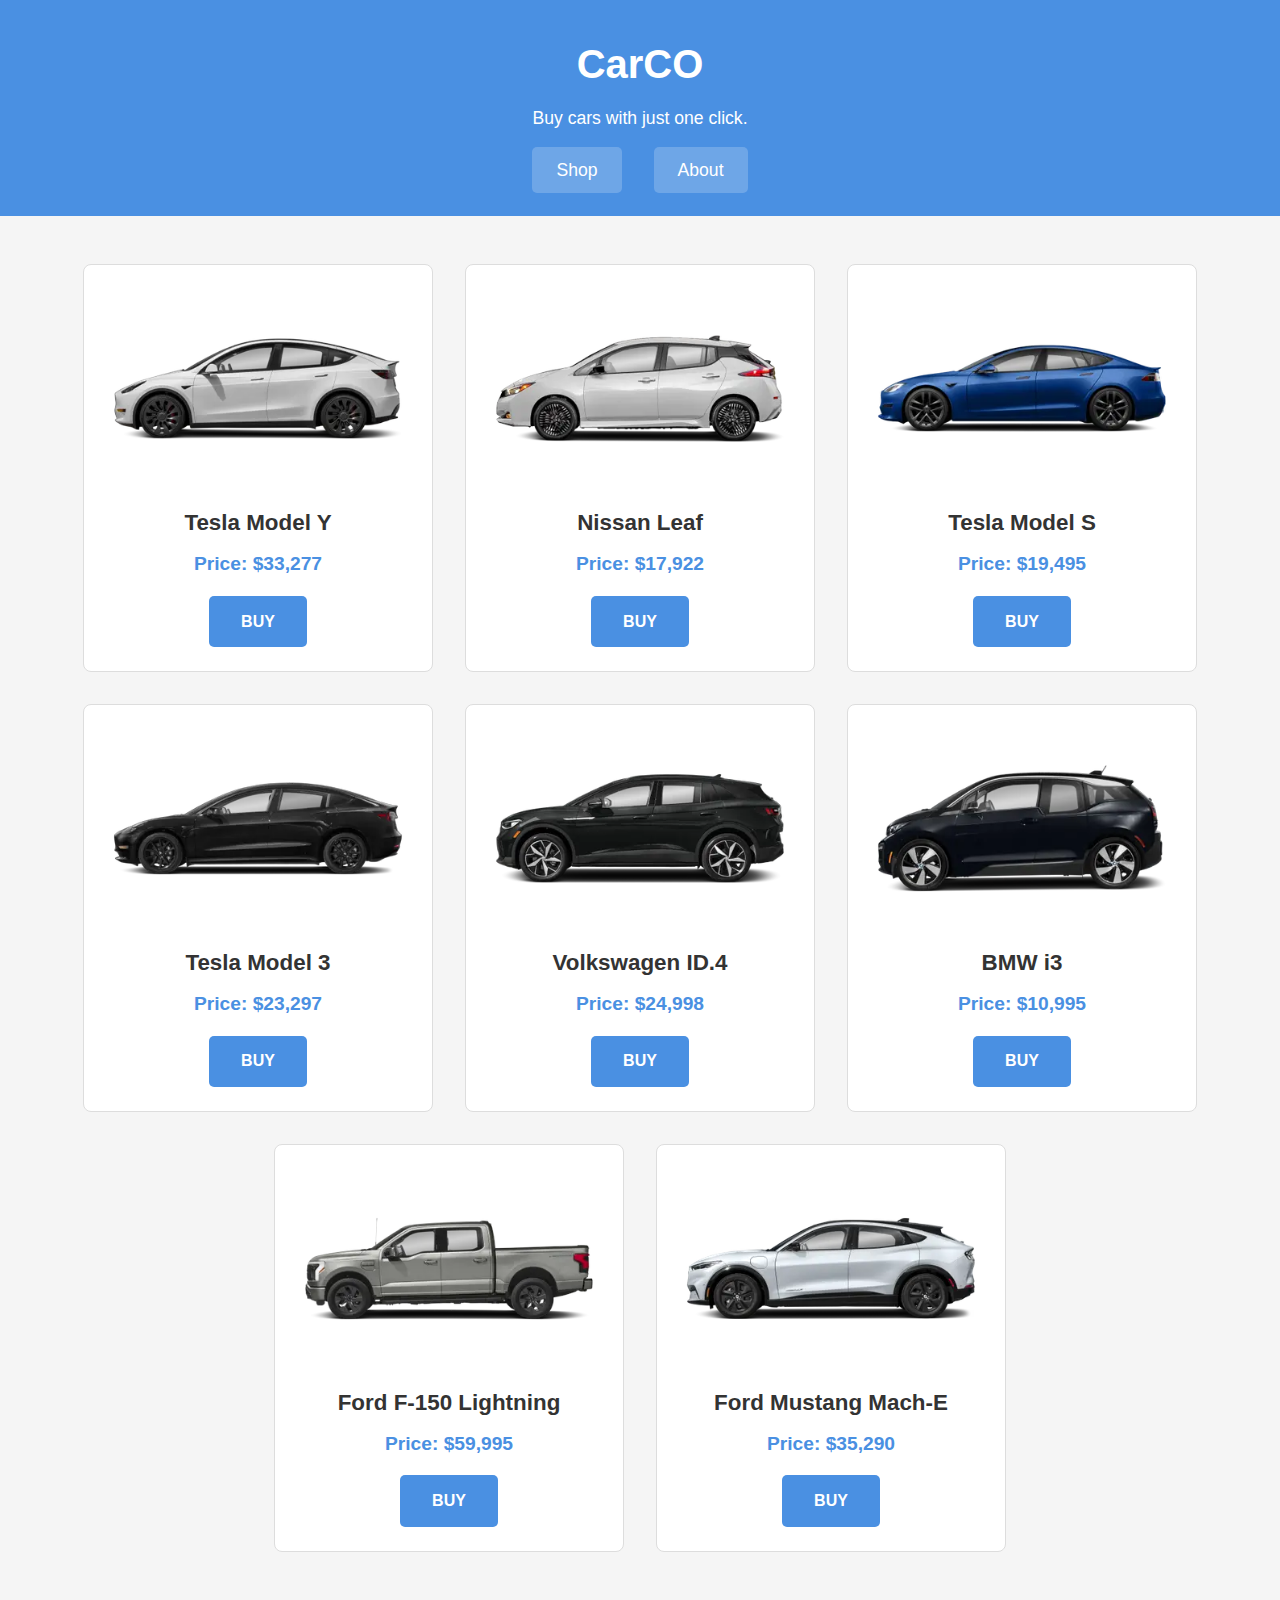
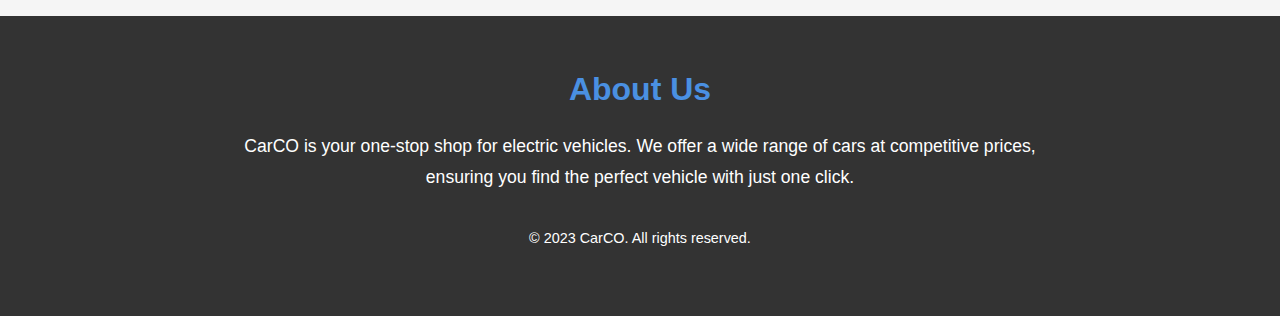
<file: index.html>
<!DOCTYPE html>
<html lang="en">
<head>
    <meta charset="UTF-8">
    <meta name="viewport" content="width=device-width, initial-scale=1.0">
    <link rel="stylesheet" href="style/style.css">
    <title>CarCO</title>
</head>
<body>
    <div id="head">
        <h1>CarCO</h1>
        <p>Buy cars with just one click.</p>
        <nav>
            <ul>
                <li><a href="#content">Shop</a></li>
                <li><a href="#foot">About</a></li>
            </ul>
        </nav>
    </div>
    <div id="content">
        <div>
            <img src="style/images/c1.jpg" alt="Tesla Model Y">
            <h2>Tesla Model Y</h2>
            <p>Price: $33,277</p>
            <a href="checkOut.html">Buy</a>
        </div>
        <div>
            <img src="style/images/c2.jpg" alt="Nissan Leaf">
            <h2>Nissan Leaf</h2>
            <p>Price: $17,922</p>
            <a href="checkOut.html">Buy</a>
        </div>
        <div>
            <img src="style/images/c3.jpg" alt="Tesla Model S">
            <h2>Tesla Model S</h2>
            <p>Price: $19,495</p>
            <a href="checkOut.html">Buy</a>
        </div>
        <div>
            <img src="style/images/c4.jpg" alt="Tesla Model 3">
            <h2>Tesla Model 3</h2>
            <p>Price: $23,297</p>
            <a href="checkOut.html">Buy</a>
        </div>
        <div>
            <img src="style/images/c5.jpg" alt="Volkswagen ID.4">
            <h2>Volkswagen ID.4</h2>
            <p>Price: $24,998</p>
            <a href="checkOut.html">Buy</a>
        </div>
        <div>
            <img src="style/images/c6.jpg" alt="BMW i3">
            <h2>BMW i3</h2>
            <p>Price: $10,995</p>
            <a href="checkOut.html">Buy</a>
        </div>
        <div>
            <img src="style/images/c7.jpg" alt="Ford F-150 Lightning">
            <h2>Ford F-150 Lightning</h2>
            <p>Price: $59,995</p>
            <a href="checkOut.html">Buy</a>
        </div>
        <div>
            <img src="style/images/c8.jpg" alt="Ford Mustang Mach-E">
            <h2>Ford Mustang Mach-E</h2>
            <p>Price: $35,290</p>
            <a href="checkOut.html">Buy</a>
        </div>
    </div>
    <div id="foot">
        <h2>About Us</h2>
        <p>CarCO is your one-stop shop for electric vehicles. We offer a wide range of cars at competitive prices, ensuring you find the perfect vehicle with just one click.</p>
        <p>&copy; 2023 CarCO. All rights reserved.</p>
    </div>
</body>
</html>
</file>
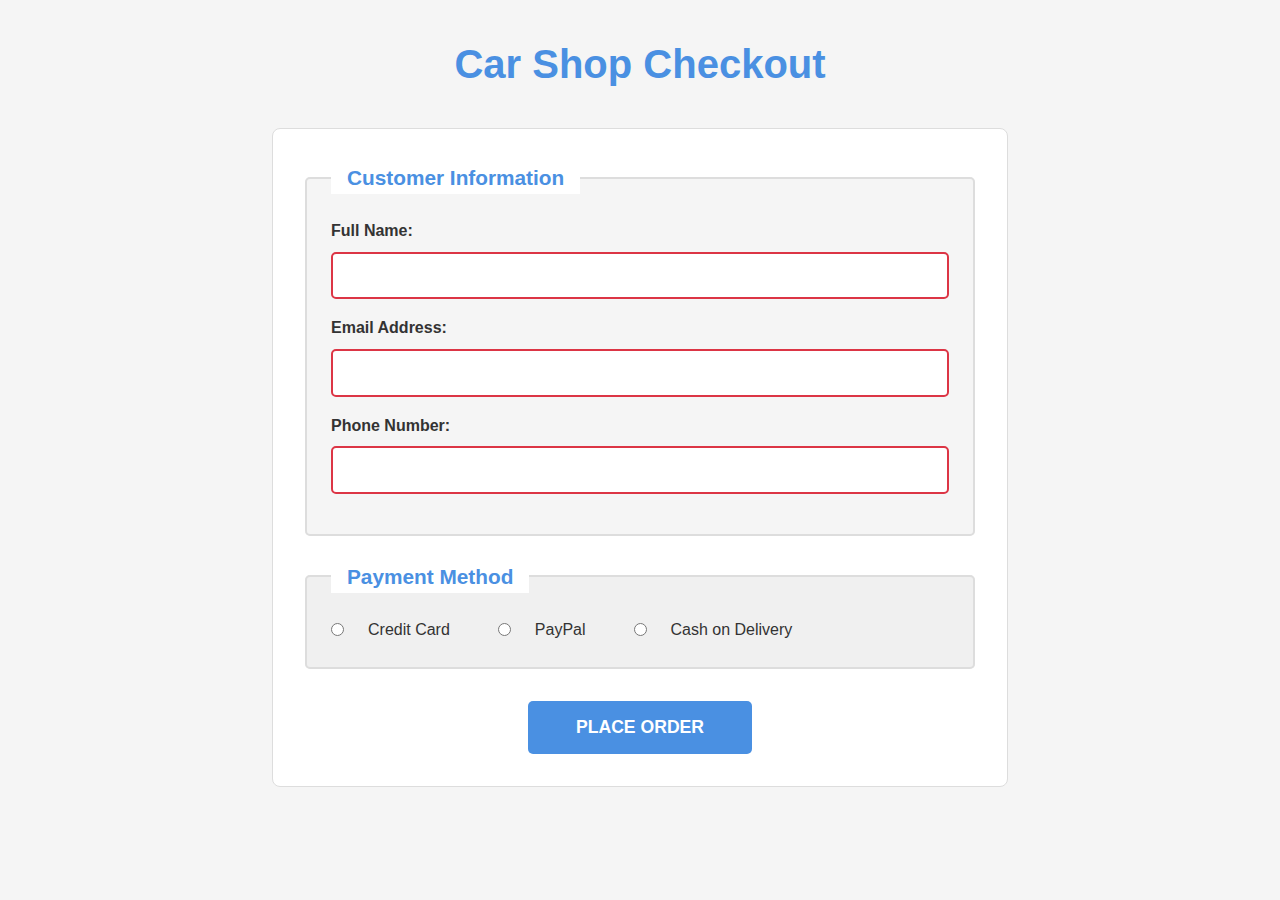
<file: checkOut.html>
<!DOCTYPE html>
<html lang="en">
<head>
    <meta charset="UTF-8">
    <meta name="viewport" content="width=device-width, initial-scale=1.0">
    <link rel="stylesheet" href="style/style.css">
    <title>Check Out</title>
</head>
<body>
    <div class="checkout-container">
        <h1>Car Shop Checkout</h1>
        <form action="submitOrder.html" method="post">
            <fieldset class="customer-info">
                <legend>Customer Information</legend>
                <label for="name">Full Name:</label>
                <input type="text" id="name" name="name" required>
                
                <label for="email">Email Address:</label>
                <input type="email" id="email" name="email" required>
                
                <label for="phone">Phone Number:</label>
                <input type="tel" id="phone" name="phone" required>
            </fieldset>
            
            <fieldset class="payment-method">
                <legend>Payment Method</legend>
                <div class="payment-options">
                    <input type="radio" id="credit" name="payment" value="credit" required>
                    <label for="credit">Credit Card</label>
                    <input type="radio" id="paypal" name="payment" value="paypal">
                    <label for="paypal">PayPal</label>
                    <input type="radio" id="cash" name="payment" value="cash">
                    <label for="cash">Cash on Delivery</label>
                </div>
            </fieldset>
            
            <button type="submit">Place Order</button>
        </form>
    </div>
</body>
</html>
</file>
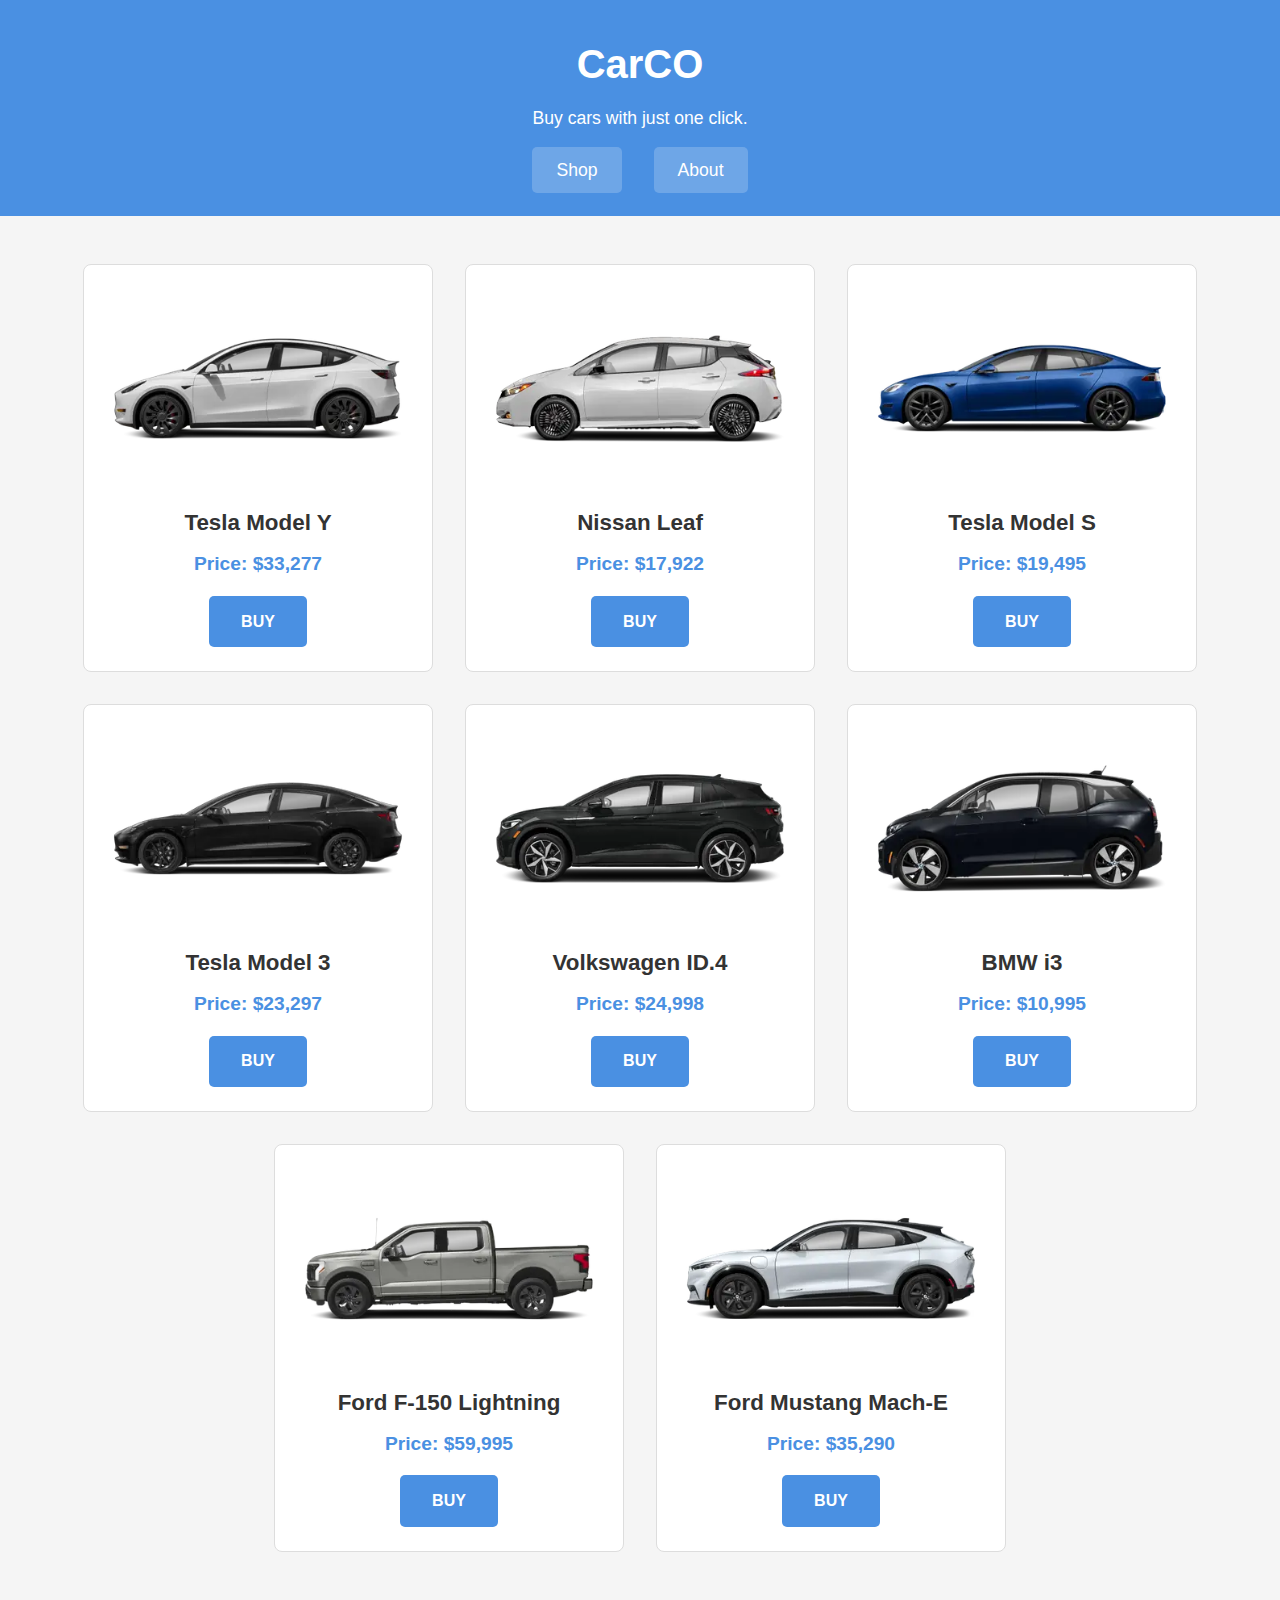
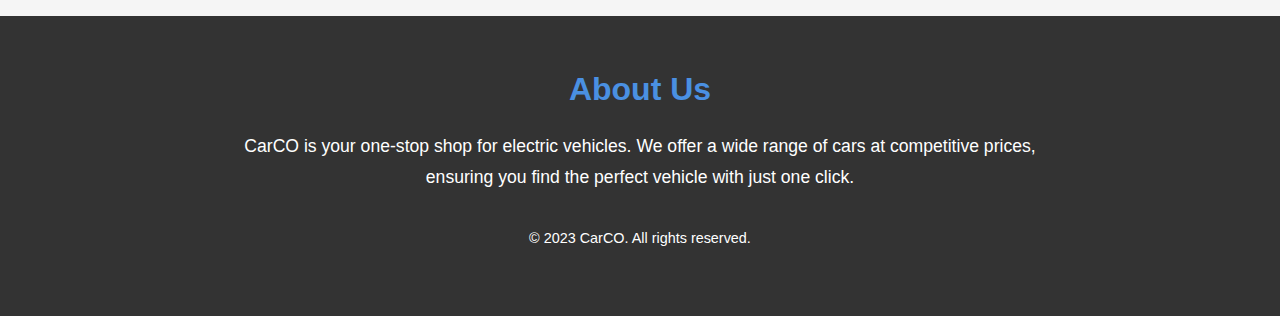
<file: main.html>
<!DOCTYPE html>
<html lang="en">
<head>
    <meta charset="UTF-8">
    <meta name="viewport" content="width=device-width, initial-scale=1.0">
    <link rel="stylesheet" href="style/style.css">
    <title>CarCO</title>
</head>
<body>
    <div id="head">
        <h1>CarCO</h1>
        <p>Buy cars with just one click.</p>
        <nav>
            <ul>
                <li><a href="#content">Shop</a></li>
                <li><a href="#foot">About</a></li>
            </ul>
        </nav>
    </div>
    <div id="content">
        <div>
            <img src="style/images/c1.jpg" alt="Tesla Model Y">
            <h2>Tesla Model Y</h2>
            <p>Price: $33,277</p>
            <a href="checkOut.html">Buy</a>
        </div>
        <div>
            <img src="style/images/c2.jpg" alt="Nissan Leaf">
            <h2>Nissan Leaf</h2>
            <p>Price: $17,922</p>
            <a href="checkOut.html">Buy</a>
        </div>
        <div>
            <img src="style/images/c3.jpg" alt="Tesla Model S">
            <h2>Tesla Model S</h2>
            <p>Price: $19,495</p>
            <a href="checkOut.html">Buy</a>
        </div>
        <div>
            <img src="style/images/c4.jpg" alt="Tesla Model 3">
            <h2>Tesla Model 3</h2>
            <p>Price: $23,297</p>
            <a href="checkOut.html">Buy</a>
        </div>
        <div>
            <img src="style/images/c5.jpg" alt="Volkswagen ID.4">
            <h2>Volkswagen ID.4</h2>
            <p>Price: $24,998</p>
            <a href="checkOut.html">Buy</a>
        </div>
        <div>
            <img src="style/images/c6.jpg" alt="BMW i3">
            <h2>BMW i3</h2>
            <p>Price: $10,995</p>
            <a href="checkOut.html">Buy</a>
        </div>
        <div>
            <img src="style/images/c7.jpg" alt="Ford F-150 Lightning">
            <h2>Ford F-150 Lightning</h2>
            <p>Price: $59,995</p>
            <a href="checkOut.html">Buy</a>
        </div>
        <div>
            <img src="style/images/c8.jpg" alt="Ford Mustang Mach-E">
            <h2>Ford Mustang Mach-E</h2>
            <p>Price: $35,290</p>
            <a href="checkOut.html">Buy</a>
        </div>
    </div>
    <div id="foot">
        <h2>About Us</h2>
        <p>CarCO is your one-stop shop for electric vehicles. We offer a wide range of cars at competitive prices, ensuring you find the perfect vehicle with just one click.</p>
        <p>&copy; 2023 CarCO. All rights reserved.</p>
    </div>
</body>
</html>
</file>
<file: style/style.css>
/* main page */
* {
    margin: 0;
    padding: 0;
    box-sizing: border-box;
}

body {
    font-family: Arial, sans-serif;
    line-height: 1.6;
    color: #333;
    background-color: #f5f5f5;
}

#head {
    background-color: #4a90e2;
    color: white;
    padding: 2rem 0;
    text-align: center;
}

#head h1 {
    font-size: 2.5rem;
    margin-bottom: 0.5rem;
    font-weight: bold;
}

#head p {
    font-size: 1.1rem;
    margin-bottom: 1.5rem;
}

nav ul {
    list-style: none;
    display: flex;
    justify-content: center;
    gap: 2rem;
}

nav ul li a {
    color: white;
    text-decoration: none;
    font-size: 1.1rem;
    font-weight: 500;
    padding: 0.8rem 1.5rem;
    border-radius: 5px;
    background-color: rgba(255, 255, 255, 0.2);
}

nav ul li a:hover {
    background-color: rgba(255, 255, 255, 0.3);
}

#content {
    max-width: 1200px;
    margin: 3rem auto;
    padding: 0 1rem;
    display: flex;
    flex-wrap: wrap;
    gap: 2rem;
    justify-content: center;
}

#content div {
    background: white;
    border: 1px solid #ddd;
    border-radius: 8px;
    padding: 1.5rem;
    flex: 1 1 300px;
    max-width: 350px;
    min-width: 280px;
    display: flex;
    flex-direction: column;
    align-items: center;
    text-align: center;
}

#content div:hover {
    border-color: #4a90e2;
}

#content div img {
    width: 100%;
    height: 200px;
    object-fit: cover;
    border-radius: 5px;
    margin-bottom: 1rem;
}

#content div h2 {
    font-size: 1.4rem;
    color: #333;
    margin-bottom: 0.5rem;
    font-weight: 600;
}

#content div p {
    font-size: 1.2rem;
    color: #4a90e2;
    font-weight: bold;
    margin-bottom: 1rem;
}

#content div a {
    background-color: #4a90e2;
    color: white;
    text-decoration: none;
    padding: 0.8rem 2rem;
    border-radius: 5px;
    font-weight: 600;
    font-size: 1rem;
    text-transform: uppercase;
    margin-top: auto;
}

#content div a:hover {
    background-color: #357abd;
}

#foot {
    background-color: #333;
    color: white;
    padding: 3rem 0;
    text-align: center;
    margin-top: 4rem;
}

#foot h2 {
    font-size: 2rem;
    margin-bottom: 1rem;
    color: #4a90e2;
}

#foot p {
    font-size: 1.1rem;
    line-height: 1.8;
    margin-bottom: 1rem;
    max-width: 800px;
    margin-left: auto;
    margin-right: auto;
}

#foot p:last-child {
    font-size: 0.9rem;
    margin-top: 2rem;
}

/* Checkout */
.checkout-container {
    max-width: 800px;
    margin: 2rem auto;
    padding: 0 2rem;
}

.checkout-container h1 {
    text-align: center;
    color: #4a90e2;
    font-size: 2.5rem;
    margin-bottom: 2rem;
}

form {
    background: white;
    padding: 2rem;
    border: 1px solid #ddd;
    border-radius: 8px;
}

fieldset {
    border: 2px solid #ddd;
    border-radius: 5px;
    padding: 1.5rem;
    margin-bottom: 1.5rem;
    background-color: #f9f9f9;
}

fieldset legend {
    font-size: 1.3rem;
    font-weight: bold;
    color: #4a90e2;
    padding: 0 1rem;
    background: white;
}

label {
    display: inline-block;
    font-weight: 600;
    color: #333;
    margin-bottom: 0.5rem;
    font-size: 1rem;
}

input[type="text"],
input[type="email"],
input[type="tel"] {
    width: 100%;
    padding: 0.8rem;
    border: 2px solid #ddd;
    border-radius: 5px;
    font-size: 1rem;
    margin-bottom: 1rem;
}

input[type="text"]:focus,
input[type="email"]:focus,
input[type="tel"]:focus {
    outline: none;
    border-color: #4a90e2;
}

input[type="radio"] {
    margin-right: 0.5rem;
    margin-left: 1rem;
}

input[type="radio"]:first-child {
    margin-left: 0;
}

label[for="credit"],
label[for="paypal"],
label[for="cash"] {
    margin-right: 1rem;
    margin-bottom: 0;
    font-weight: 500;
    cursor: pointer;
}

.payment-options {
    display: flex;
    align-items: center;
    gap: 1rem;
    flex-wrap: wrap;
}

button[type="submit"] {
    background-color: #4a90e2;
    color: white;
    padding: 1rem 3rem;
    border: none;
    border-radius: 5px;
    font-size: 1.1rem;
    font-weight: 600;
    cursor: pointer;
    display: block;
    margin: 2rem auto 0;
    text-transform: uppercase;
}

button[type="submit"]:hover {
    background-color: #357abd;
}

input:invalid {
    border-color: #dc3545;
}

input:valid {
    border-color: #28a745;
}

.customer-info {
    background-color: #f5f5f5;
}

.payment-method {
    background-color: #f0f0f0;
}
</file>
